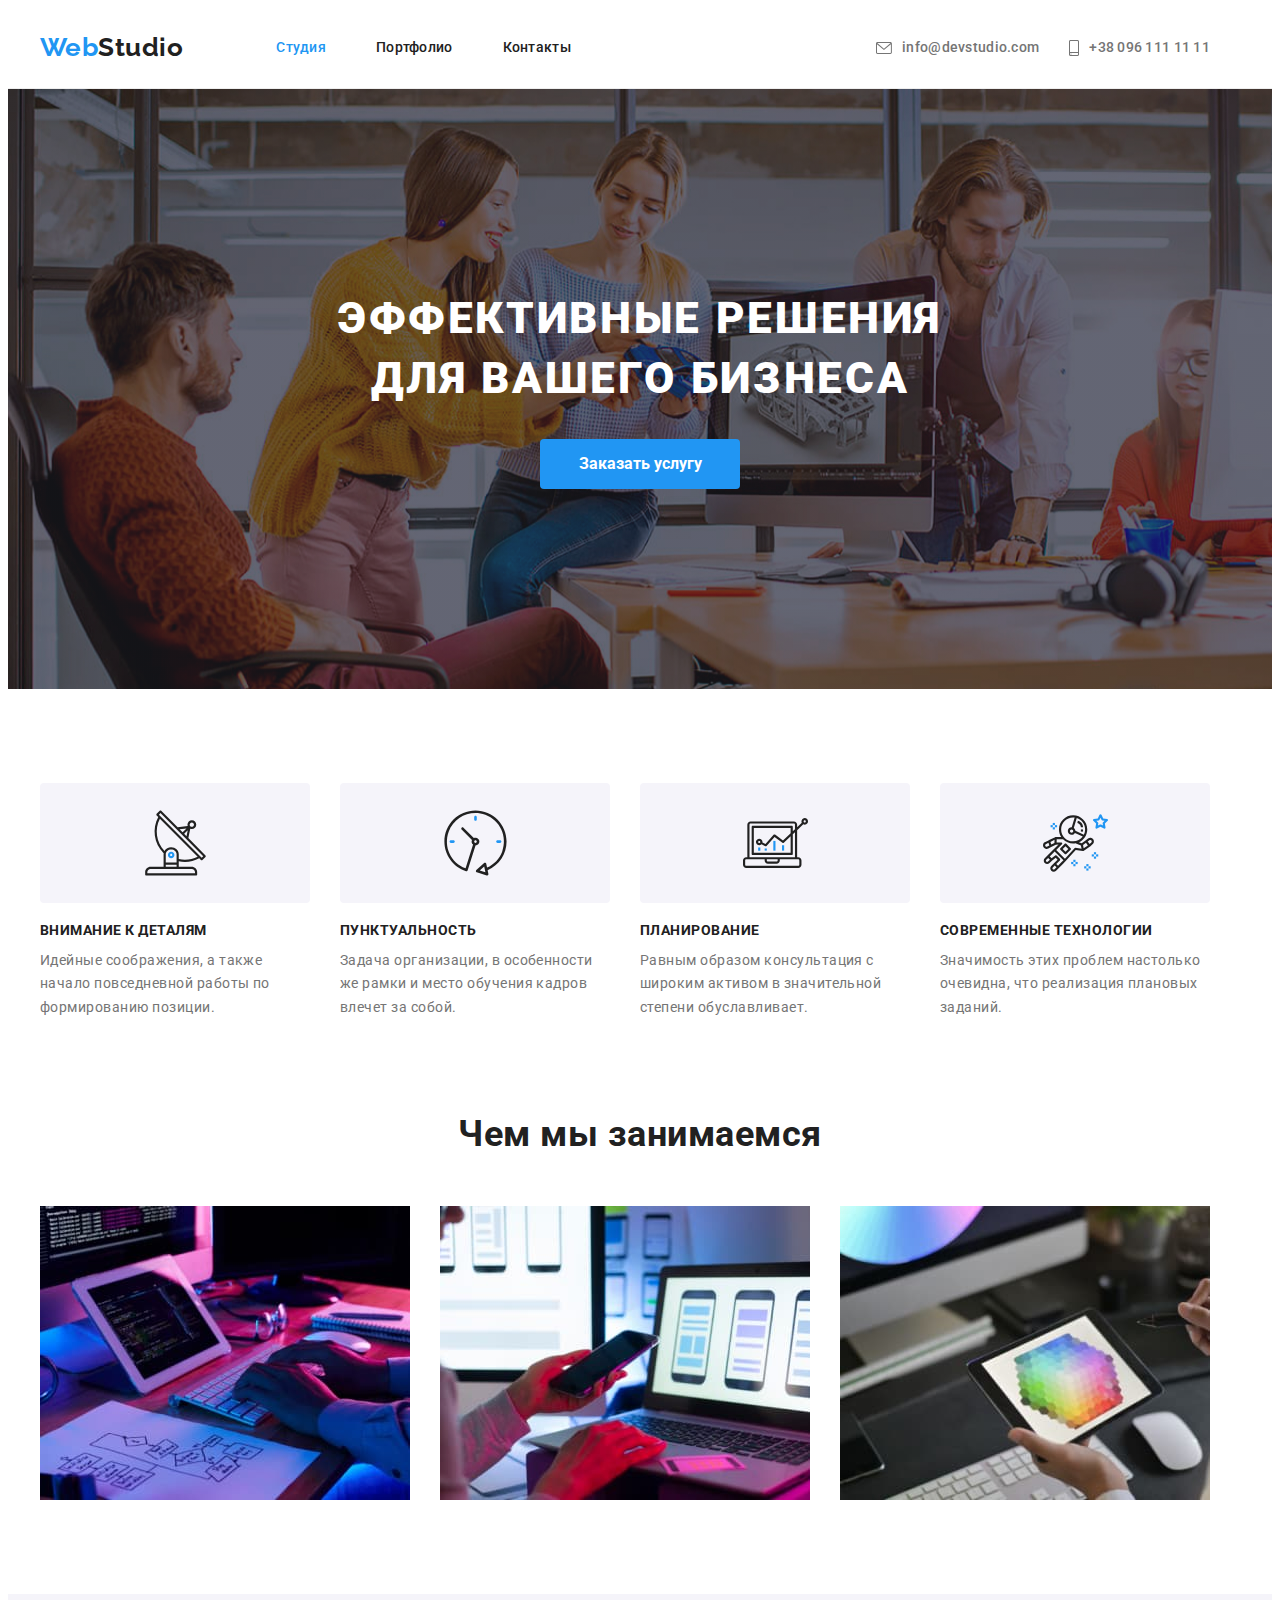
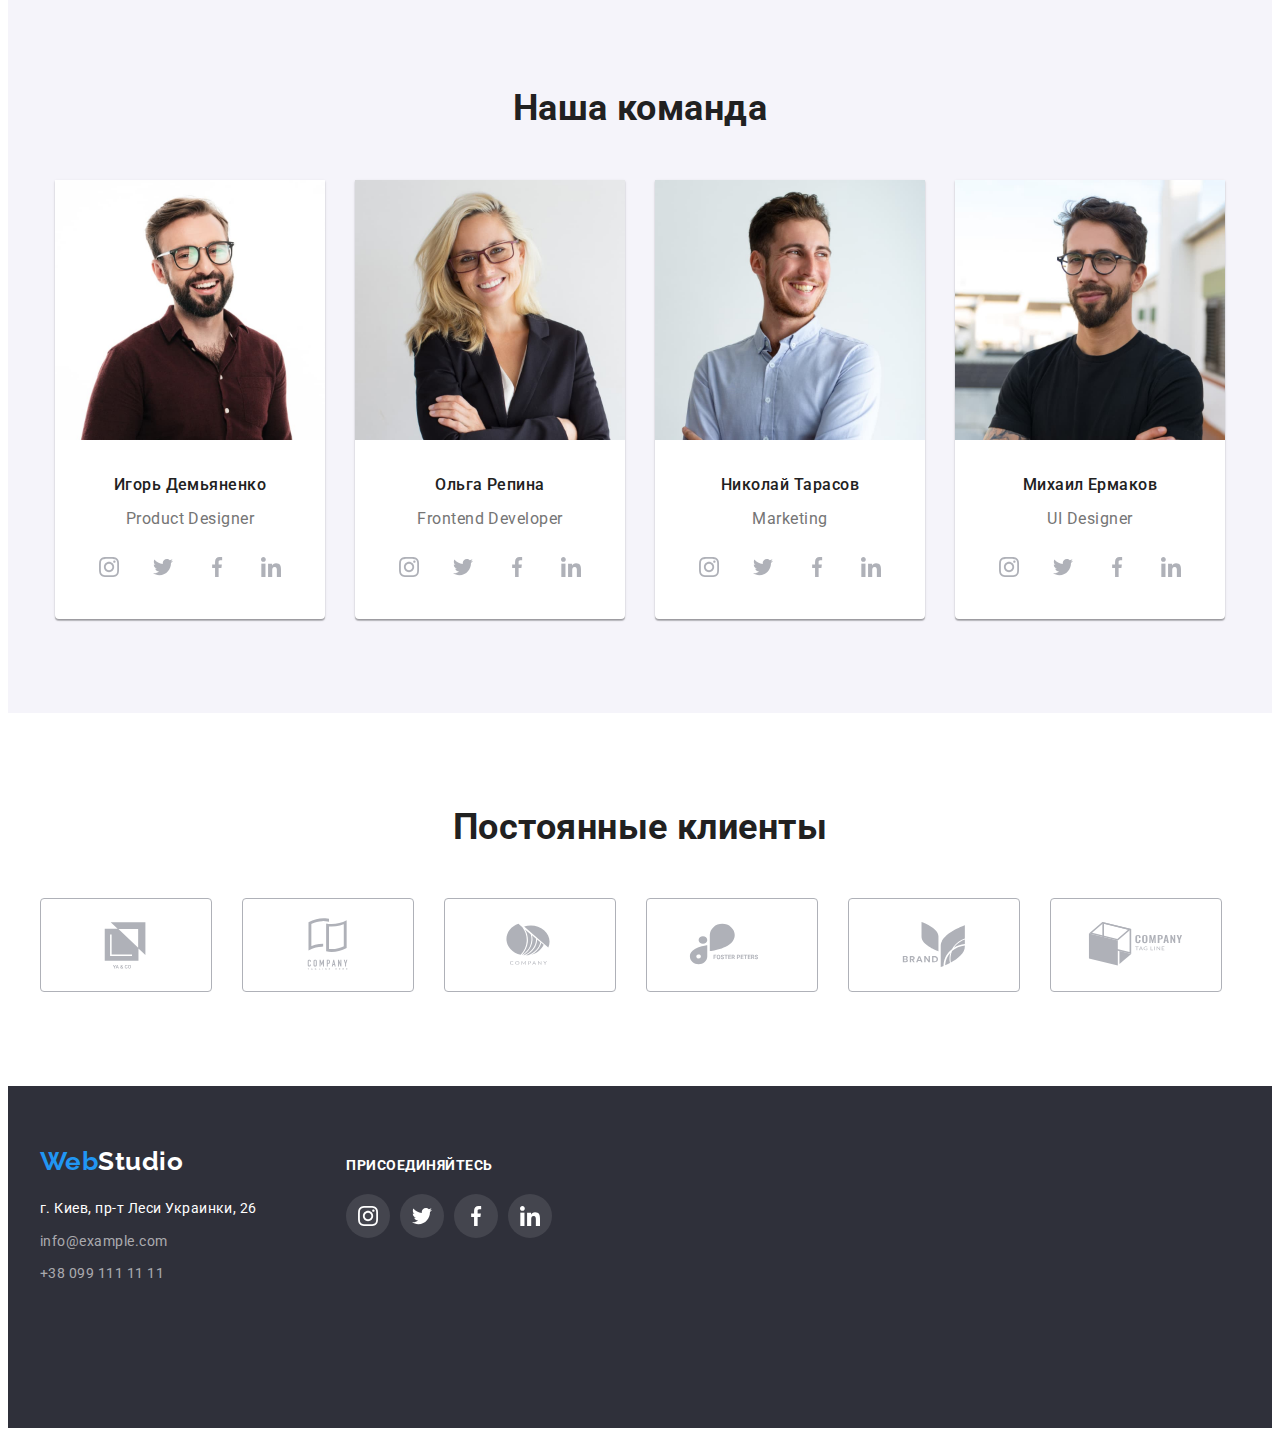
<file: index.html>
<!DOCTYPE html>
<html lang="ru">
<head>
    <meta charset="UTF-8">
    <meta http-equiv="X-UA-Compatible" content="IE=edge">
    <meta name="viewport" content="width=device-width, initial-scale=1.0">
    <link rel="preconnect" href="https://fonts.googleapis.com">
    <link rel="preconnect" href="https://fonts.gstatic.com" crossorigin>
    <link href="https://fonts.googleapis.com/css2?family=Raleway:wght@700&family=Roboto:wght@400;500;700;900&display=swap" rel="stylesheet">
    <link rel="stylesheet" href="https://cdnjs.cloudflare.com/ajax/libs/modern-normalize/1.1.0/modern-normalize.min.css" integrity="sha512-wpPYUAdjBVSE4KJnH1VR1HeZfpl1ub8YT/NKx4PuQ5NmX2tKuGu6U/JRp5y+Y8XG2tV+wKQpNHVUX03MfMFn9Q==" crossorigin="anonymous" referrerpolicy="no-referrer" />
    <link rel="stylesheet" href="./css/styles.css">
    <title>WebStudio</title>
</head>
<body>
    <header class="header">
        <div class="container">
                <nav class="header-navigation">
                    <a href="" class="logo link">Web<span class="logo-text">Studio</span></a>
                        <ul class="header-list list">
                             <li class="header-item">
                                <a href="./index.html" class="header-link link current">Студия</a>
                            </li>
                            <li class="header-item">
                                <a href="./portfolio.html" class="header-link link">Портфолио</a>
                            </li>
                            <li class="header-item">
                                <a href="" class="header-link link">Контакты</a>
                            </li>
                        </ul>
                </nav>
                <ul class="contacts-list list">
                    <li class="contacts-item">
                        <a href="mailto:info@devstudio.com" class="header-contacts link">
                        <svg class="contacts-icons" width="16" height="12"><use href="./images/symbol-defs.svg#icon-envelope"></use></svg>
                            info@devstudio.com
                        </a>  
                    </li>
                    <li class="contacts-item">
                        <a href="tel:+380961111111" class="header-contacts link ">
                        <svg class="contacts-icons" width="10" height="16"><use href="./images/symbol-defs.svg#icon-smartphone"></use></svg>
                        +38 096 111 11 11
                        </a>
                    </li>
                </ul>            
        </div>
    </header>
    <main>
        <section class="hero">
            <div class="container">
                <h1 class="hero-title">Эффективные решения для вашего бизнеса</h1>
                <button type="button" class="btn">Заказать услугу</button>
            </div>
        </section>
        <section class="section about">
            <div class="container">
                <h2 class="visually-hidden">Обязательные характеристики</h2>
                <ul class="about-list list">
                    <li class="about-item">
                        <div class="about-pictures">
                                <svg class="social-icons" width="65" height="70">
                                    <use href="./images/symbol-defs.svg#icon-antenna"></use>
                                </svg>
                        </div>
                        <h3 class="about-top-title">Внимание к деталям</h3>
                            <p class="about-text">Идейные соображения, а также начало повседневной работы по формированию позиции.</p>
                    </li>
                    <li class="about-item">
                        <div class="about-pictures">
                                <svg class="social-icons" width="65" height="70">
                                    <use href="./images/symbol-defs.svg#icon-clock"></use>
                                </svg>
                        </div>
                        <h3 class="about-top-title">Пунктуальность</h3>
                            <p class="about-text">Задача организации, в особенности же рамки и место обучения кадров влечет за собой.</p>
                    </li >
                    <li class="about-item">
                        <div class="about-pictures">
                                <svg class="social-icons" width="65" height="70">
                                    <use href="./images/symbol-defs.svg#icon-diagram"></use>
                                </svg>
                        </div>
                        <h3 class="about-top-title">Планирование</h3>
                            <p class="about-text">Равным образом консультация с широким активом в значительной степени обуславливает.</p>
                    </li>
                    <li class="about-item">
                        <div class="about-pictures">
                                <svg class="social-icons" width="65" height="70">
                                    <use href="./images/symbol-defs.svg#icon-astronaut"></use>
                                </svg>
                        </div>
                        <h3 class="about-top-title">Современные технологии</h3>
                            <p class="about-text">Значимость этих проблем настолько очевидна, что реализация плановых заданий.</p>
                    </li>
                </ul>
            </div>
        </section>
        <section class="section activity">
            <div class="container">
                <h2 class="activity-title">Чем мы занимаемся</h2>
                <ul class="activity-list list">
                    <li class="activity-item"><img src="./images/img.jpg" alt="работа с гаджетами" width="370" height="294"></li>
                    <li class="activity-item"><img src="./images/img1.jpg" alt="работа с гаджетами" width="370" height="294"></li>
                    <li class="activity-item"><img src="./images/img2.jpg" alt="работа с гаджетами" width="370" height="294"></li>
                </ul>
            </div>
        </section>
        <section class="section company">
                <div class="container">
                    <h2 class="company-title">Наша команда</h2>
                    <ul class="company-list list">
                        <li class="company-item">
                            <img src="./images/pd1.jpg" alt="Игорь Демьяненко" width="270" height="260" class="company-img">
                            <h3 class="company-workers">Игорь Демьяненко</h3>
                            <p class="company-positions">Product Designer</p>
                            <ul class="social-icons-list list">
                                <li class="social-icons-item">
                                    <a href="" class="social-icons-link link">
                                        <svg class="social-icons" width="20" height="20">
                                            <use href="./images/symbol-defs.svg#icon-instagram"></use>
                                        </svg>
                                    </a>
                                </li>
                                <li class="social-icons-item">
                                    <a href="" class="social-icons-link link">
                                        <svg class="social-icons" width="20" height="20">
                                            <use href="./images/symbol-defs.svg#icon-twitter"></use>
                                        </svg>
                                    </a>
                                </li>
                                <li class="social-icons-item">
                                    <a href="" class="social-icons-link link">
                                        <svg class="social-icons" width="20" height="20">
                                            <use href="./images/symbol-defs.svg#icon-facebook"></use>
                                        </svg>
                                    </a>
                                </li>
                                <li class="social-icons-item">
                                    <a href="" class="social-icons-link link">
                                        <svg class="social-icons" width="20" height="20">
                                            <use href="./images/symbol-defs.svg#icon-linkedin"></use>
                                        </svg>
                                    </a>
                                </li>
                            </ul>
                        </li>
                        <li class="company-item">
                            <img src="./images/fd2.jpg" alt="Ольга Репина" width="270" height="260" class="company-img">
                            <h3 class="company-workers">Ольга Репина</h3>
                            <p class="company-positions">Frontend Developer</p>
                            <ul class="social-icons-list list">
                                <li class="social-icons-item">
                                    <a href="" class="social-icons-link link">
                                        <svg class="social-icons" width="20" height="20">
                                            <use href="./images/symbol-defs.svg#icon-instagram"></use>
                                        </svg>
                                    </a>
                                </li>
                                <li class="social-icons-item">
                                    <a href="" class="social-icons-link link">
                                        <svg class="social-icons" width="20" height="20">
                                            <use href="./images/symbol-defs.svg#icon-twitter"></use>
                                        </svg>
                                    </a>
                                </li>
                                <li class="social-icons-item">
                                    <a href="" class="social-icons-link link">
                                        <svg class="social-icons" width="20" height="20">
                                            <use href="./images/symbol-defs.svg#icon-facebook"></use>
                                        </svg>
                                    </a>
                                </li>
                                <li class="social-icons-item">
                                    <a href="" class="social-icons-link link">
                                        <svg class="social-icons" width="20" height="20">
                                            <use href="./images/symbol-defs.svg#icon-linkedin"></use>
                                        </svg>
                                    </a>
                                </li>
                            </ul>
                        </li>
                        <li class="company-item">
                            <img src="./images/m3.jpg" alt="Николай Тарасов" width="270" height="260" class="company-img">
                            <h3 class="company-workers">Николай Тарасов</h3>
                            <p class="company-positions">Marketing</p>
                            <ul class="social-icons-list list">
                                <li class="social-icons-item">
                                    <a href="" class="social-icons-link link">
                                        <svg class="social-icons" width="20" height="20">
                                            <use href="./images/symbol-defs.svg#icon-instagram"></use>
                                        </svg>
                                    </a>
                                </li>
                                <li class="social-icons-item">
                                    <a href="" class="social-icons-link link">
                                        <svg class="social-icons" width="20" height="20">
                                            <use href="./images/symbol-defs.svg#icon-twitter"></use>
                                        </svg>
                                    </a>
                                </li>
                                <li class="social-icons-item">
                                    <a href="" class="social-icons-link link">
                                        <svg class="social-icons" width="20" height="20">
                                            <use href="./images/symbol-defs.svg#icon-facebook"></use>
                                        </svg>
                                    </a>
                                </li>
                                <li class="social-icons-item">
                                    <a href="" class="social-icons-link link">
                                        <svg class="social-icons" width="20" height="20">
                                            <use href="./images/symbol-defs.svg#icon-linkedin"></use>
                                        </svg>
                                    </a>
                                </li>
                            </ul>
                        </li>
                        <li class="company-item">
                            <img src="./images/ud4.jpg" alt="Михаил Ермаков" width="270" height="260" class="company-img">
                            <h3 class="company-workers">Михаил Ермаков</h3>
                            <p class="company-positions">UI Designer</p>
                            <ul class="social-icons-list list">
                                <li class="social-icons-item">
                                    <a href="" class="social-icons-link link">
                                        <svg class="social-icons" width="20" height="20">
                                            <use href="./images/symbol-defs.svg#icon-instagram"></use>
                                        </svg>
                                    </a>
                                </li>
                                <li class="social-icons-item">
                                    <a href="" class="social-icons-link link">
                                        <svg class="social-icons" width="20" height="20">
                                            <use href="./images/symbol-defs.svg#icon-twitter"></use>
                                        </svg>
                                    </a>
                                </li>
                                <li class="social-icons-item">
                                    <a href="" class="social-icons-link link">
                                        <svg class="social-icons" width="20" height="20">
                                            <use href="./images/symbol-defs.svg#icon-facebook"></use>
                                        </svg>
                                    </a>
                                </li>
                                <li class="social-icons-item">
                                    <a href="" class="social-icons-link link">
                                        <svg class="social-icons" width="20" height="20">
                                            <use href="./images/symbol-defs.svg#icon-linkedin"></use>
                                        </svg>
                                    </a>
                                </li>
                            </ul>
                        </li>
                    </ul>
                </div>
        </section>
        <section class="clients section">
            <div class="container">
                <h2 class="clients-title">Постоянные клиенты </h2>
                    <ul class="clients-list list">
                        <li class="clients-item">
                            <a href="" class="clients-link link">
                                <svg class="social-icons" width="106" height="60">
                                    <use href="./images/symbol-defs.svg#icon-client1"></use>
                                </svg>
                            </a>
                        </li>
                        <li class="clients-item">
                            <a href="" class="clients-link link">
                                <svg class="social-icons" width="106" height="60">
                                    <use href="./images/symbol-defs.svg#icon-client2"></use>
                                </svg>
                            </a>
                        </li>
                        <li class="clients-item">
                            <a href="" class="clients-link link">
                                <svg class="social-icons" width="106" height="60">
                                    <use href="./images/symbol-defs.svg#icon-client3"></use>
                                </svg>
                            </a>
                        </li>
                        <li class="clients-item">
                            <a href="" class="clients-link link">
                                <svg class="social-icons" width="106" height="60">
                                    <use href="./images/symbol-defs.svg#icon-client4"></use>
                                </svg>
                            </a>
                        </li>
                        <li class="clients-item">
                            <a href="" class="clients-link link">
                                <svg class="social-icons" width="106" height="60">
                                    <use href="./images/symbol-defs.svg#icon-client5"></use>
                                </svg>
                            </a>
                        </li>
                        <li class="clients-item">
                            <a href="" class="clients-link link">
                                <svg class="social-icons" width="106" height="60">
                                    <use href="./images/symbol-defs.svg#icon-client6"></use>
                                </svg>
                            </a>
                        </li>
                    </ul>
                </div>
        </section>
    </main>
    <footer class="footer">
        <div class="container">
            <div class="footer-parts">
                <div class="footer-contacts">
                    <a href="" class="logo logo-footer link">Web<span class="logo-text-footer">Studio</span></a>
                        <address class="address">
                            <ul class="address-list list">
                                <li class="adress-item">
                                    <a href="https://goo.gl/maps/6CRxHBrRjETfegHDA" target="_blank" rel="noopener, noindex, nofollow" class="address-link link">г. Киев, пр-т Леси Украинки, 26</a>
                                </li>
                                <li class="adress-item">
                                    <a href="mailto:info@example.com" class="address-contacts link">info@example.com</a>
                                </li>
                                <li class="adress-item">
                                    <a href="tell:+380991111111" class="address-contacts link">+38 099 111 11 11</a>
                                </li>
                            </ul>
                        </address>
                </div>
                <div class="footer-social">
                    <p class="footer-text">присоединяйтесь</p>
                    <ul class="social-icons-list list">
                        <li class="social-icons-item">
                            <a href="" class="footer-social-icons-link link">
                                <svg class="social-icons" width="20" height="20">
                                    <use href="./images/symbol-defs.svg#icon-instagram"></use>
                                </svg>
                            </a>
                        </li>
                        <li class="social-icons-item">
                            <a href="" class="footer-social-icons-link link">
                                <svg class="social-icons" width="20" height="20">
                                    <use href="./images/symbol-defs.svg#icon-twitter"></use>
                                </svg>
                            </a>
                        </li>
                        <li class="social-icons-item">
                            <a href="" class="footer-social-icons-link link">
                                <svg class="social-icons" width="20" height="20">
                                    <use href="./images/symbol-defs.svg#icon-facebook"></use>
                                </svg>
                            </a>
                        </li>
                        <li class="social-icons-item">
                            <a href="" class="footer-social-icons-link link">
                                <svg class="social-icons" width="20" height="20">
                                    <use href="./images/symbol-defs.svg#icon-linkedin"></use>
                                </svg>
                            </a>
                        </li>
                    </ul>
                </div>
            </div>
        </div>
    </footer>
    </body>
    </html>
</file>
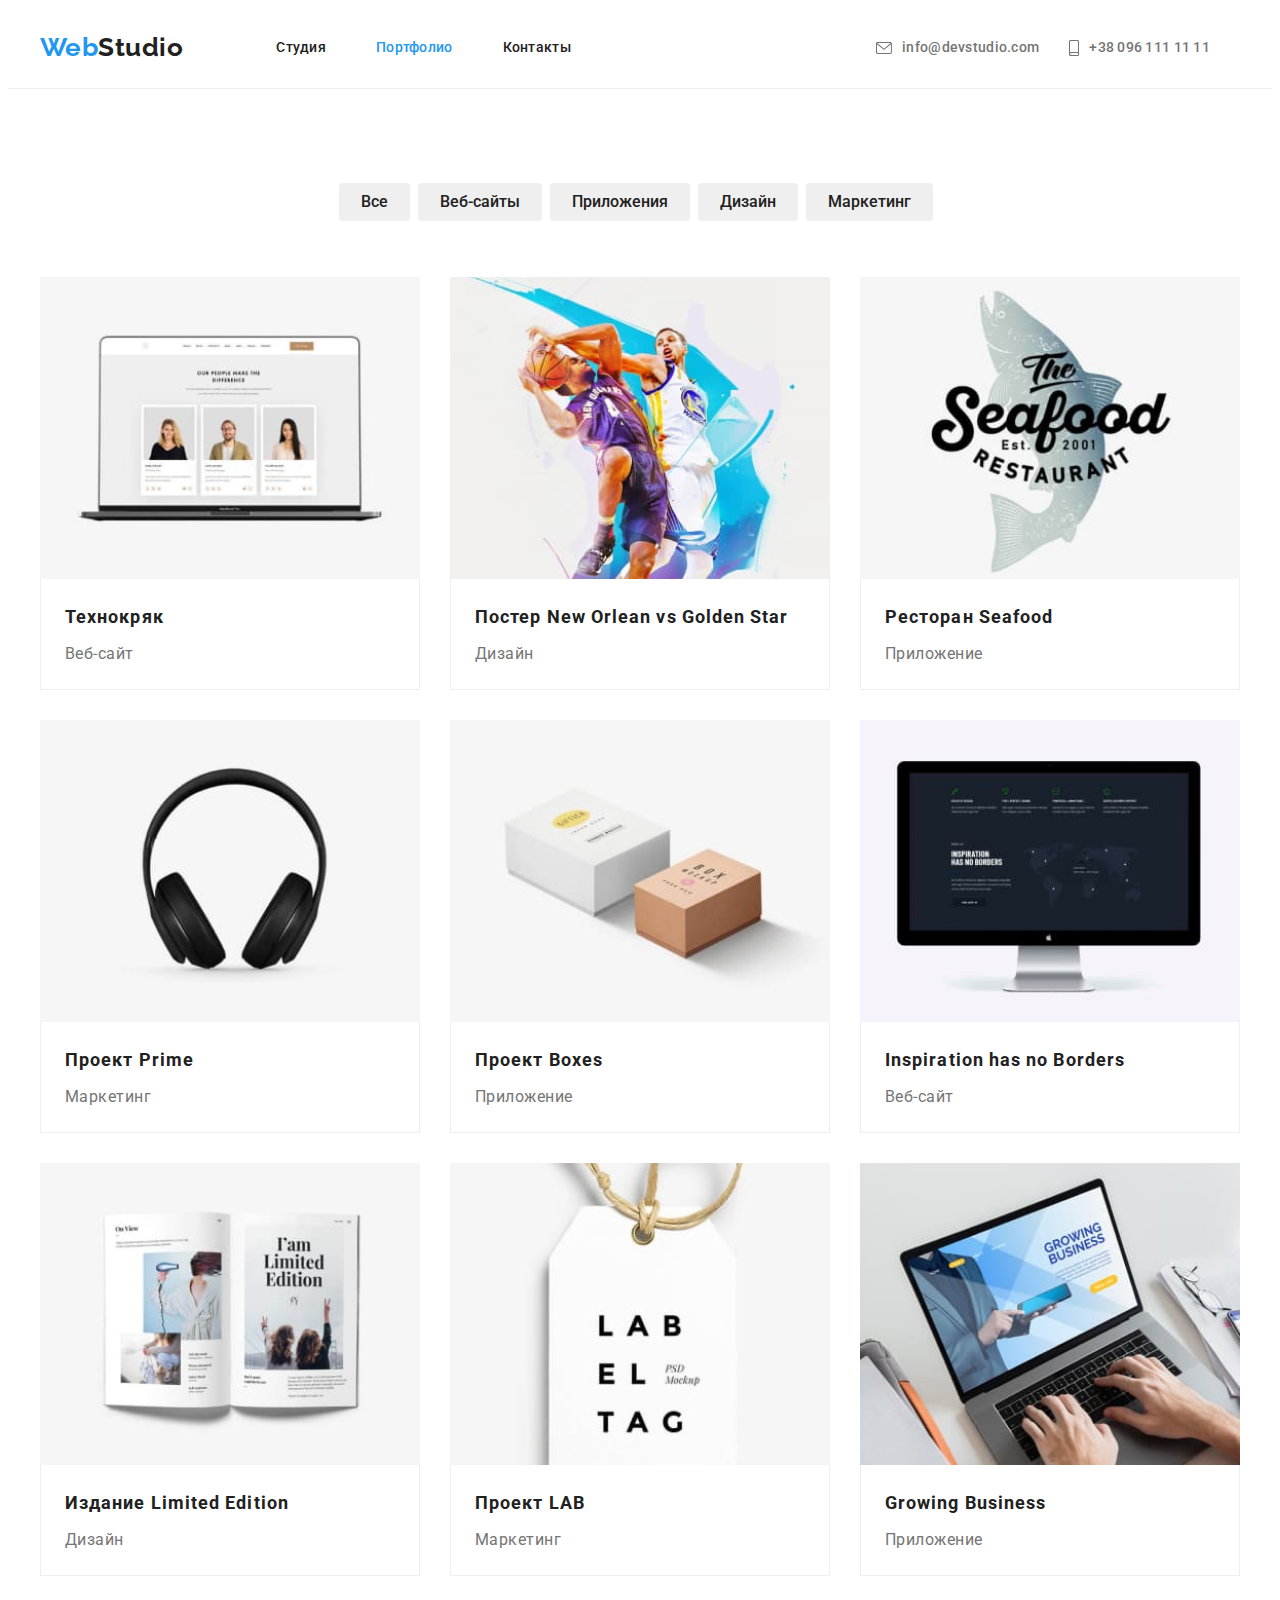
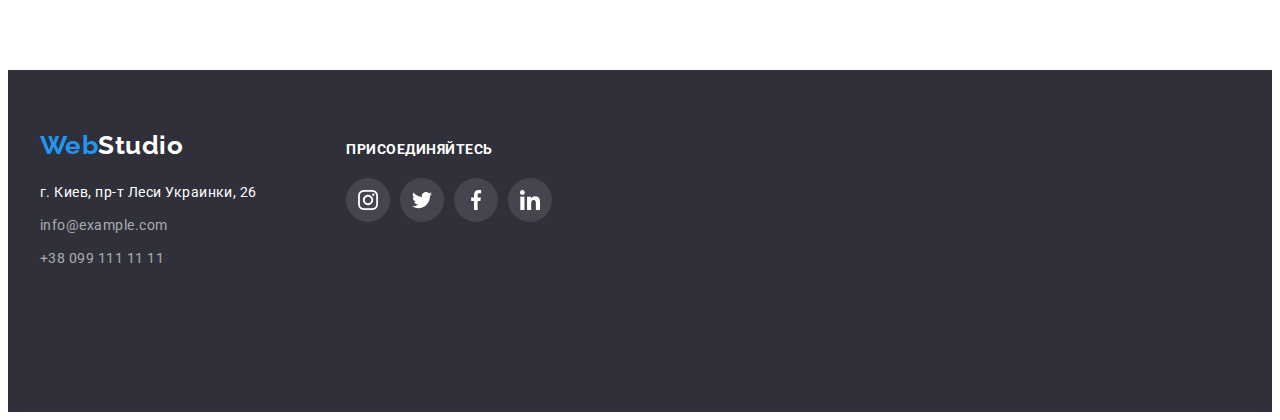
<file: portfolio.html>
<!DOCTYPE html>
<html lang="ru">
<head>
    <meta charset="UTF-8">
    <meta http-equiv="X-UA-Compatible" content="IE=edge">
    <meta name="viewport" content="width=device-width, initial-scale=1.0">
    <link rel="preconnect" href="https://fonts.googleapis.com">
    <link rel="preconnect" href="https://fonts.gstatic.com" crossorigin>
    <link href="https://fonts.googleapis.com/css2?family=Raleway:wght@700&family=Roboto:wght@400;500;700;900&display=swap" rel="stylesheet">
    <link rel="stylesheet" href="https://cdnjs.cloudflare.com/ajax/libs/modern-normalize/1.1.0/modern-normalize.min.css" integrity="sha512-wpPYUAdjBVSE4KJnH1VR1HeZfpl1ub8YT/NKx4PuQ5NmX2tKuGu6U/JRp5y+Y8XG2tV+wKQpNHVUX03MfMFn9Q==" crossorigin="anonymous" referrerpolicy="no-referrer" />
    <link rel="stylesheet" href="./css/styles.css">
    <title>Portfolio</title>
</head>
<body>
    <header class="header">
        <div class="container">
                <nav class="header-navigation">
                    <a href="" class="logo link">Web<span class="logo-text">Studio</span></a>
                        <ul class="header-list list">
                             <li class="header-item">
                                <a href="./index.html" class="header-link link">Студия</a>
                            </li>
                            <li class="header-item">
                                <a href="./portfolio.html" class="header-link link current">Портфолио</a>
                            </li>
                            <li class="header-item">
                                <a href="" class="header-link link">Контакты</a>
                            </li>
                        </ul>
                </nav>
                <ul class="contacts-list list">
                    <li class="contacts-item">
                        <a href="mailto:info@devstudio.com" class="header-contacts link">
                        <svg class="contacts-icons" width="16" height="12"><use href="./images/symbol-defs.svg#icon-envelope"></use></svg>
                            info@devstudio.com
                        </a>  
                    </li>
                    <li class="contacts-item">
                        <a href="tel:+380961111111" class="header-contacts link ">
                        <svg class="contacts-icons" width="10" height="16"><use href="./images/symbol-defs.svg#icon-smartphone"></use></svg>
                        +38 096 111 11 11
                        </a>
                    </li>
                </ul>          
        </div>
    </header>
    <main>
     <section class="section">
        <div class="container">
            <h1 class="visually-hidden">Портфолио</h1>
            <ul class="portfolio-btn list">
                <li class="portfolio-btn-item">
                    <button type="button" class="btn-filter">Все</button>
                </li>
                <li class="portfolio-btn-item">
                    <button type="button" class="btn-filter">Веб-сайты</button>
                </li>
                <li class="portfolio-btn-item">
                    <button type="button" class="btn-filter">Приложения</button>
                </li>
                <li class="portfolio-btn-item">
                    <button type="button" class="btn-filter">Дизайн</button>
                </li>
                <li class="portfolio-btn-item">
                    <button type="button" class="btn-filter">Маркетинг</button>
                </li>
            </ul>
            <ul class="portfolio-list list">
                <li class="portfolio-item">
                    <a href="" class="portfolio-item-link link">
                        <img src="./images/portfolio1.jpg" alt="Сайт на ноутбуке" width="370" height="294" class="portfolio-img">
                        <div class="portfolio-cards">
                            <h2 class="portfolio-title">Технокряк</h2>
                            <p class="portfolio-text">Веб-сайт</p>
                        </div>
                    </a>
                </li>
                <li class="portfolio-item">
                    <a href="" class="portfolio-item-link link">
                        <img src="./images/portfolio2.jpg" alt="Постер з бакскетболистами" width="370" height="294" class="portfolio-img">
                        <div class="portfolio-cards">
                            <h2 class="portfolio-title">Постер New Orlean vs Golden Star</h2>
                            <p class="portfolio-text">Дизайн</p>
                        </div>
                    </a>
                </li>
                <li class="portfolio-item">
                    <a href="" class="portfolio-item-link link">
                        <img src="./images/portfolio3.jpg" alt="Емблема ресторана" width="370" height="294" class="portfolio-img">
                        <div class="portfolio-cards">
                            <h2 class="portfolio-title">Ресторан Seafood</h2>
                            <p class="portfolio-text">Приложение</p>
                        </div>
                    </a>
                </li>
                <li class="portfolio-item">
                    <a href="" class="portfolio-item-link link">
                        <img src="./images/portfolio4.jpg" alt="Навушники" width="370" height="294" class="portfolio-img">
                        <div class="portfolio-cards">   
                            <h2 class="portfolio-title">Проект Prime</h2>
                            <p class="portfolio-text">Маркетинг</p>
                        </div>
                    </a>
                </li>
                <li class="portfolio-item">
                    <a href="" class="portfolio-item-link link">
                        <img src="./images/portfolio5.jpg" alt="Ящики" width="370" height="294" class="portfolio-img">
                        <div class="portfolio-cards">
                            <h2 class="portfolio-title">Проект Boxes</h2>
                            <p class="portfolio-text">Приложение</p>
                        </div>
                    </a>
                </li>
                <li class="portfolio-item">
                    <a href="" class="portfolio-item-link link">
                        <img src="./images/portfolio6.jpg" alt="Сайт на декстопе" width="370" height="294" class="portfolio-img">
                        <div class="portfolio-cards">
                            <h2 class="portfolio-title">Inspiration has no Borders</h2>
                            <p class="portfolio-text">Веб-сайт</p>
                        </div>
                    </a>
                </li>
                <li class="portfolio-item"> 
                    <a href="" class="portfolio-item-link link">
                        <img src="./images/portfolio7.jpg" alt="Лимитированное издание" width="370" height="294" class="portfolio-img">
                        <div class="portfolio-cards">
                            <h2 class="portfolio-title">Издание Limited Edition</h2>
                            <p class="portfolio-text">Дизайн</p>
                        </div>
                    </a>
                </li>
                <li class="portfolio-item">
                    <a href="" class="portfolio-item-link link">
                        <img src="./images/portfolio8.jpg" alt="Виртуальная лаборатория" width="370" height="294" class="portfolio-img">
                        <div class="portfolio-cards">
                            <h2 class="portfolio-title">Проект LAB</h2>
                            <p class="portfolio-text">Маркетинг</p>
                        </div>
                    </a>
                </li>
                <li class="portfolio-item">
                    <a href="" class="portfolio-item-link link">
                        <img src="./images/portfolio9.jpg" alt="Работа за ноутбуком" width="370" height="294" class="portfolio-img">
                        <div class="portfolio-cards">
                            <h2 class="portfolio-title">Growing Business</h2>
                            <p class="portfolio-text">Приложение</p>
                        </div>
                    </a>
                </li>
            </ul>
        </div>
     </section>
    </main>
    <footer class="footer">
        <div class="container">
            <div class="footer-parts">
                <div class="footer-contacts">
                    <a href="" class="logo logo-footer link">Web<span class="logo-text-footer">Studio</span></a>
                        <address class="address">
                            <ul class="address-list list">
                                <li class="adress-item">
                                    <a href="https://goo.gl/maps/6CRxHBrRjETfegHDA" target="_blank" rel="noopener, noindex, nofollow" class="address-link link">г. Киев, пр-т Леси Украинки, 26</a>
                                </li>
                                <li class="adress-item">
                                    <a href="mailto:info@example.com" class="address-contacts link">info@example.com</a>
                                </li>
                                <li class="adress-item">
                                    <a href="tell:+380991111111" class="address-contacts link">+38 099 111 11 11</a>
                                </li>
                            </ul>
                        </address>
                </div>
                <div class="footer-social">
                    <p class="footer-text">присоединяйтесь</p>
                    <ul class="social-icons-list list">
                        <li class="social-icons-item">
                            <a href="" class="footer-social-icons-link link">
                                <svg class="social-icons" width="20" height="20">
                                    <use href="./images/symbol-defs.svg#icon-instagram"
                                </svg>
                            </a>
                        </li>
                        <li class="social-icons-item">
                            <a href="" class="footer-social-icons-link link">
                                <svg class="social-icons" width="20" height="20">
                                    <use href="./images/symbol-defs.svg#icon-twitter"
                                </svg>
                            </a>
                        </li>
                        <li class="social-icons-item">
                            <a href="" class="footer-social-icons-link link">
                                <svg class="social-icons" width="20" height="20">
                                    <use href="./images/symbol-defs.svg#icon-facebook"
                                </svg>
                            </a>
                        </li>
                        <li class="social-icons-item">
                            <a href="" class="footer-social-icons-link link">
                                <svg class="social-icons" width="20" height="20">
                                    <use href="./images/symbol-defs.svg#icon-linkedin"
                                </svg>
                            </a>
                        </li>
                    </ul>
                </div>
            </div>
        </div>
</body>
</html>
</file>
<file: css/styles.css>
:root{
    --header-color:#212121;
    --contacts-color:#757575;
    --accent-color:#2196F3;
    --main-title-color:#FFFFFF;
    --second-title-color:#212121;
    --btn-color:#FFFFFF;
    --second-btn-color:#188CE8;
    --bg-btn-color:#F5F4FA;
    --text-color:#757575;
    --main-bg-color:#FFFFFF;
    --second-bg-color:#2F303A;
    --third-bg-color:#F5F4FA;
    --address-color:#FFFFFF;
    --social-icons-color: #AFB1B8;
}

body {
    font-family: 'Roboto', sans-serif;
    color: var(--second-title-color);
    background-color: var(--main-bg-color);
    letter-spacing: 0.03em;
}

.link{
    text-decoration: none;
}

.list{
    list-style: none;
}

p, h1, h2, h3, h4, h5, h6 {
    margin: 0;
}

ol, ul {
    padding-left: 0;
    margin: 0;
}

button {
    cursor: pointer;
}

img {
    display: block;
    min-width: 100%;
    height: auto;
}

.container {
    width: 1200px;
    padding-left: 15px;
    padding-right: 15px;
    margin: 0 auto;
}

.section {
    padding-top: 94px;
    padding-bottom: 94px;
}

.visually-hidden {
    position: absolute;
    white-space: nowrap;
    width: 1px;
    height: 1px;
    overflow: hidden;
    border: 0;
    padding: 0;
    clip: rect(0 0 0 0);
    clip-path: inset(50%);
    margin: -1px;
  }

  .header {
      border-bottom: 1px solid #EEEEEE
  }

  .header .container {
      display: flex;
      align-items: center;
  }

  .header-navigation {
      display: flex;
      align-items: center;
  }

.logo {
    margin-right: 93px;

    font-family: 'Raleway';
    font-weight: 700;
    font-size: 26px;
    line-height: 1.2;
    color: var(--accent-color);
}

.logo-text {
    color: var(--header-color);
}

.header-list {
    display: flex;
}

.header-item:not(:last-child) {
    margin-right: 50px; 
}

.header-link {
    display: block;
    padding-top: 32px;
    padding-bottom: 32px;

    font-weight: 500;
    font-size: 14px;
    line-height: 1.14;
    letter-spacing: 0.02em;
    color: var(--header-color)
}

.header-link:hover, .header-link:focus{
color: var(--accent-color);
}

.contacts-list {
    display: flex;
    margin-left: auto;
}

.contacts-item {
    margin-right: 30px;
}

.header-contacts {
    display: block;
    padding-top: 32px;
    padding-bottom: 32px;
    display: flex;
    align-items: center;

    font-weight: 500;
    font-size: 14px;
    line-height: 1.14;
    letter-spacing: 0.02em;
    color: var(--contacts-color);
    fill: var(--contacts-color);
}

.header-contacts:hover, .header-contacts:focus{
    color: var(--accent-color);
    fill: currentColor;
}

.contacts-icons {
    margin-right: 10px;
}

.hero{
    text-align: center;
    padding-top: 200px;
    padding-bottom: 200px;
    margin: 0 auto;
    max-width: 1600px;
    background-image: linear-gradient(rgba(47, 48, 58, 0.4), rgba(47, 48, 58, 0.4)), url(../images/img-hero.jpg);
    background-size: cover;
    background-repeat: no-repeat;
    background-color: var(--second-bg-color);
}

.hero-title{
    max-width: 696px;
    margin: 0 auto;

    font-weight: 900;
    font-size: 44px;
    line-height: 1.36;
    text-align: center;
    letter-spacing: 0.06em;
    text-transform: uppercase;
    color: var(--main-title-color);
}

.btn {
    min-width: 200px;
    height: 50px;
    margin-top: 30px;
    border-radius: 4px;
    border: none;
    font-family: inherit;
    font-weight: 700;
    font-size: 16px;
    line-height: 1.87;
    color: var(--btn-color);
    background-color: var(--accent-color);
    cursor: pointer;
}

.header-link:hover, .header-link:focus{
    color: var(--second-btn-color);
    }

.about-list {
    display: flex;
    flex-wrap: wrap;
}

.about-item {
    width: 270px;
}

.about-item:not(:last-child) {
    margin-right: 30px;
}

.about-pictures {
    margin-bottom: 20px;

    height: 120px;
    width:  270px;
    border-radius: 4px;
    background-color: var(--bg-btn-color);
    display: flex;
    justify-content: center;
    align-items: center;
}

..about-pictures + .about-pictures {
    margin-right: 30px;
}

.about-top-title{
    margin-bottom: 10px;

    font-weight: 700;
    font-size: 14px;
    line-height: 1.14;
    text-transform: uppercase;
    color: var(--second-title-color);
}

.about-text{
    font-size: 14px;
    line-height: 1.7;
    color: var(--text-color)
}

.activity-title, .company-title{
    margin-bottom: 50px;

    text-align: center;
    font-weight: 700;
    font-size: 36px;
    line-height: 1.16;
    color: var(--second-title-color)
}

.activity {
    padding-top: 0 ;
}

.activity-list {
    display: flex;
}

.activity-item:not(:last-child) {
    margin-right: 30px;
}

.company {
    background-color: var(--third-bg-color)
}

.company-list {
    display: flex;
    justify-content: center;
}

.company-item {
    box-shadow: 0px 1px 3px rgba(0, 0, 0, 0.12), 0px 1px 1px rgba(0, 0, 0, 0.14), 0px 2px 1px rgba(0, 0, 0, 0.2);
    border-radius: 0px 0px 4px 4px;
    background-color: var(--main-bg-color);
}

.company-item:not(:last-child) {
    margin-right: 30px;
}

.company-img {
    max-width: 100%;
    height: auto;
    margin-bottom: 30px;
}

.company-workers{
    margin-bottom: 10px;

    font-weight: 500;
    font-size: 16px;
    line-height: 1.9;
    text-align: center;
    color: var(--second-title-color);
}

.company-positions{
    margin-bottom: 16px;

    font-size: 16px;
    line-height: 1.17;
    text-align: center;
    color: var(--text-color);
}

.social-icons-list {
    display: flex;
    justify-content: center;
    margin-bottom: 30px;
}

.social-icons-item:not(:last-child) {
    margin-right: 10px;
}

.social-icons-link {
    height: 44px;
    width: 44px;
    border-radius: 50%;
    display: flex;
    justify-content: center;
    align-items: center;
    fill: var(--social-icons-color);
    color: var(--main-bg-color);
}

.social-icons-link:hover, .social-icons-link:focus {
background-color: var(--accent-color);
fill: currentColor;
}

.clients {
  display: flex;
}

.clients-title {
    margin-bottom: 50px;

    text-align: center;
    font-weight: 700;
    font-size: 36px;
    line-height: 1.14;
    color: var(--second-title-color)
}

.clients-list {
    display: flex;

}

.clients-item:not(:last-child) {
    margin-right: 30px;
}

.clients-link {
    width: 170px;
    height: 92px;
    border: 1px solid #AFB1B8;
    border-radius: 4px;
    display: flex;
    justify-content: center;
    align-items: center;
    color: var(--accent-color);
    fill: var(--social-icons-color);
}

.clients-link:hover, .clients-link:focus {
    fill: currentColor;
    border: 1px solid var(--accent-color);
    }

.footer{
    padding-top: 60px;
    padding-bottom: 60px;

    background-color: var(--second-bg-color);
}

.footer-parts {
    display: flex;
    align-items: baseline;
}

.logo-text-footer{
    color: var(--main-title-color);
}

.current {
    color: var(--accent-color);
}

.address {
    margin-top: 20px;
}

.address-link{
    font-style: normal;
    font-size: 14px;
    line-height: 1.7;
    color: var(--address-color);
}

.adress-item:not(:last-child) {
    margin-bottom: 9px;
}

.address-contacts{
    font-style: normal;
    font-size: 14px;
    line-height: 1.7;
    color: rgba(255, 255, 255, 0.6);
}

.address-link:hover, .address-link:focus{
    color: var(--accent-color);
}

.address-contacts:hover, .address-contacts:focus{
        color: var(--accent-color);
    }

.footer-social{
margin-left: 70px;
}

.footer-text {
    margin-bottom: 20px;

    font-weight: 700;
    font-size: 14px;
    line-height: 1.14;
    color: var(--main-title-color);
    text-transform: uppercase;
}

.social-icons-list {
    display: flex;
    justify-content: center;
}

.footer-social-icons-link {
    height: 44px;
    width: 44px;
    border-radius: 50%;
    display: flex;
    justify-content: center;
    align-items: center;
    color: var(--main-title-color);
    margin-bottom: 100px;
    fill: var(--main-title-color);
    background: rgba(255, 255, 255, 0.1);
}

.footer-social-icons-link:hover, .footer-social-icons-link:focus {
    background-color: var(--accent-color);
    fill: currentColor;
    }

.portfolio-btn {
    display: flex;
    justify-content: center;
    margin-bottom: 56px;

}
.portfolio-btn-item {
    margin-right: 8px;
}

.btn-filter{
    border-radius: 4px;
    border: none;
    padding:  6px 22px;
    font-family: inherit;
    font-weight: 500;
    font-size: 16px;
    line-height: 1.62;
    color: var(--btn-color)
    background-color: var(--bg-btn-color);
    cursor: pointer;
}

.btn-filter:hover, .btn-filter:focus{
    color: var(--btn-color);
    background-color: var(--accent-color);
    box-shadow: 0px 3px 1px rgba(0, 0, 0, 0.1), 0px 1px 2px rgba(0, 0, 0, 0.08), 0px 2px 2px rgba(0, 0, 0, 0.12);
}

.portfolio-title{
    margin-bottom: 4px;

    font-weight: 700;
    font-size: 18px;
    line-height: 2;
    letter-spacing: 0.06em;
    color: var(--second-title-color);
}

.portfolio-text{
    font-size: 16px;
    line-height: 1.88;
    color: var(--text-color);
}

.portfolio-list {
    display: flex;
    flex-wrap: wrap;
    margin-left: -30px;
    margin-bottom: -30px;
}

.portfolio-item {
    flex-basis: calc(100% / 3 - 30px);
    margin-left: 30px;
    margin-bottom: 30px;
}

.portfolio-item-link {
    display: block;
}

.portfolio-item-link:hover {
    box-shadow: 0px 1px 1px rgba(0, 0, 0, 0.12), 0px 4px 4px rgba(0, 0, 0, 0.06), 1px 4px 6px rgba(0, 0, 0, 0.16);
}

.portfolio-cards {
    padding: 20px 24px;
    border-right: 1px solid #EEEEEE;
    border-bottom: 1px solid #EEEEEE;
    border-left: 1px solid #EEEEEE;
}
</file>
